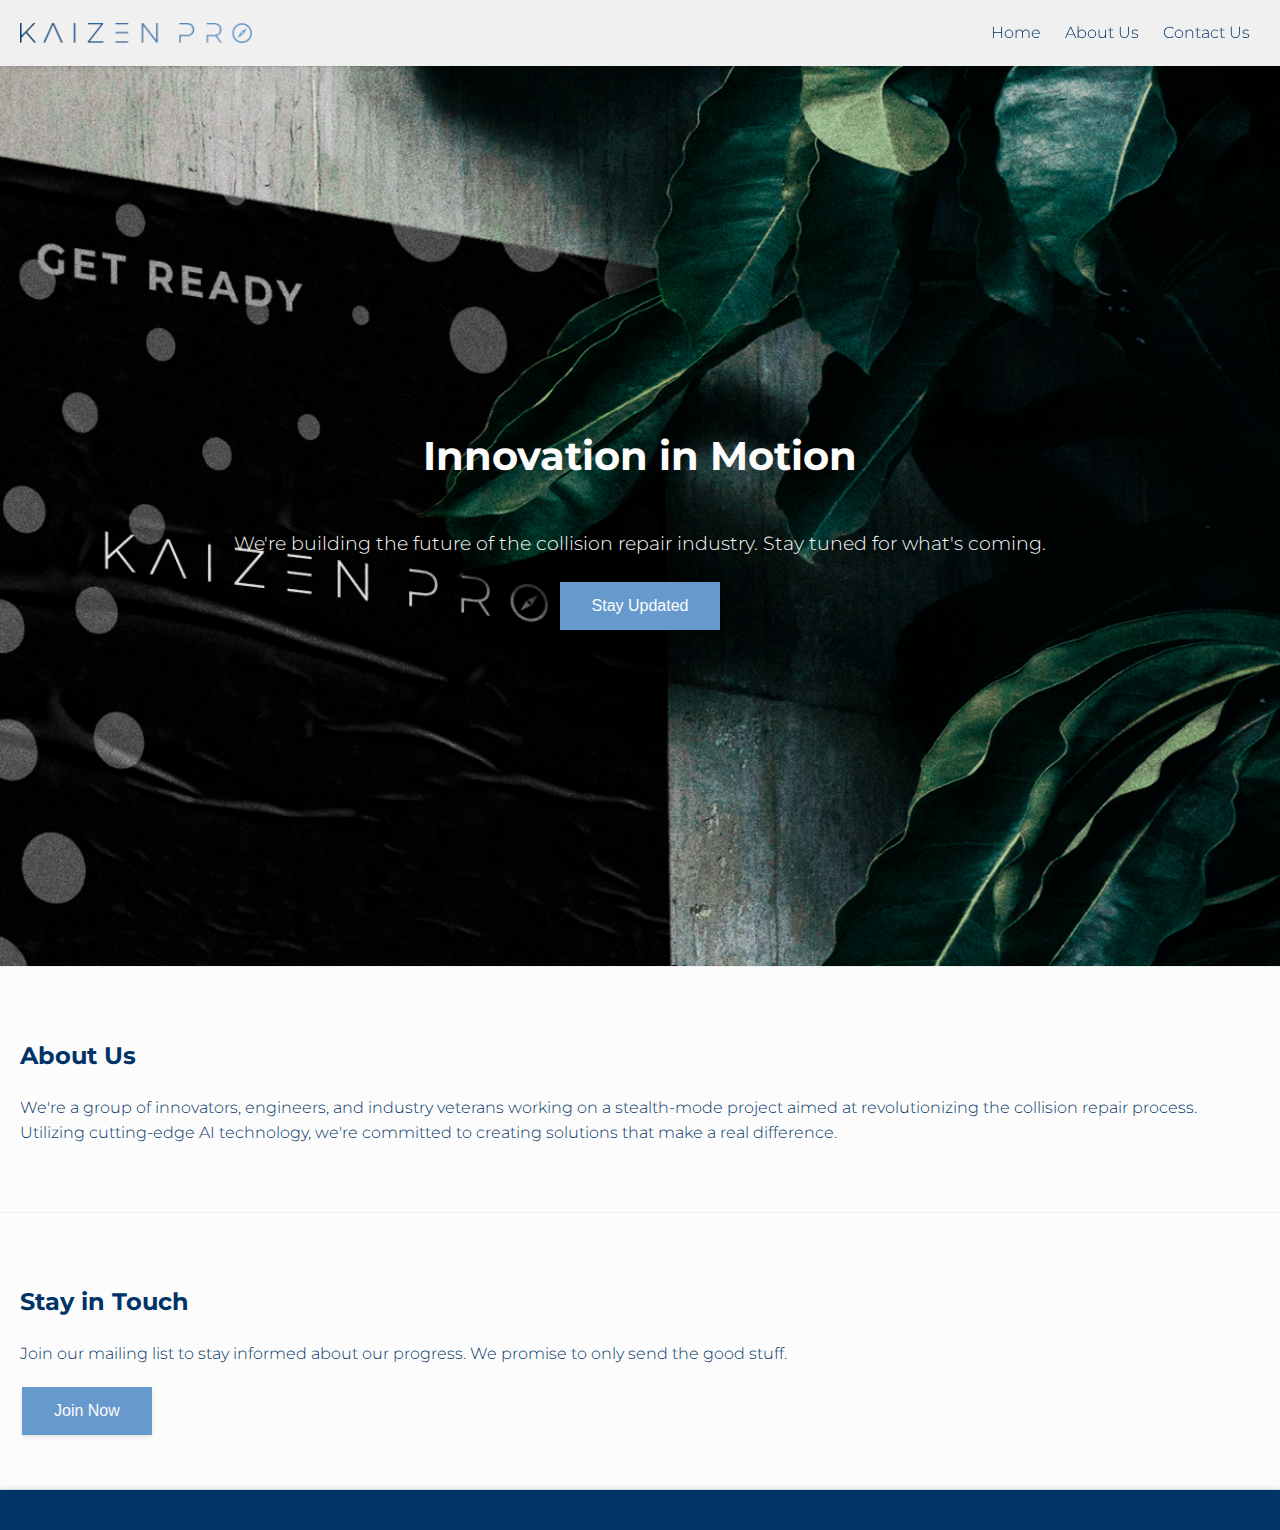
<file: index.html>
<!DOCTYPE html>
<html>
<head>
    <title>Kaizen Pro</title>
    <link rel="stylesheet" type="text/css" href="styles.css">
    <link href="https://fonts.googleapis.com/css2?family=Montserrat:wght@300&display=swap" rel="stylesheet">
    <link rel="icon" href="favicon.png" type="image/x-icon">
    <meta name="viewport" content="width=device-width, initial-scale=1.0">
    <!-- Google tag (gtag.js) -->
    <script async src="https://www.googletagmanager.com/gtag/js?id=G-9YP8C0ZVXE"></script>
    <script>
        window.dataLayer = window.dataLayer || [];
        function gtag(){dataLayer.push(arguments);}
        gtag('js', new Date());

        gtag('config', 'G-9YP8C0ZVXE');
    </script>
</head>
<body>
    <header>
        <img src="logo.png" alt="Logo" class="logo">
        
        <div class="hamburger" id="hamburger">
            <div></div>
            <div></div>
            <div></div>
        </div>
        <nav id="navbar">
            <a href="#home">Home</a>
            <a href="#about">About Us</a>
            <a href="#contact">Contact Us</a>
        </nav>
    </header>
    <section id="home">
        <h1>Innovation in Motion</h1>
        <p>We're building the future of the collision repair industry. Stay tuned for what's coming.</p>
        <button id="open-modal">Stay Updated</button>
    </section>
    <section id="about">
        <h2>About Us</h2>
        <p>We're a group of innovators, engineers, and industry veterans working on a stealth-mode project aimed at revolutionizing the collision repair process. Utilizing cutting-edge AI technology, we're committed to creating solutions that make a real difference.</p>
    </section>
    <section id="contact">
        <h2>Stay in Touch</h2>
        <p>Join our mailing list to stay informed about our progress. We promise to only send the good stuff.</p>
        <button id="open-modal-2">Join Now</button>
    </section>
    <footer>
        <!-- <a href="#privacy">Privacy Policy</a>
        <a href="#terms">Terms of Service</a> -->
    </footer>

    <!-- The Modal -->
    <div id="myModal" class="modal">
        <div class="modal-content">
            <span class="close">&times;</span>
            <form id="fs-frm" name="simple-contact-form" accept-charset="utf-8" action="https://formspree.io/f/xgejedop" method="post">
                <fieldset id="fs-frm-inputs">
                    <label for="full-name">Full Name</label>
                    <input type="text" name="name" id="full-name" placeholder="First and Last" required="">
                    <label for="email-address">Email Address</label>
                    <input type="email" name="_replyto" id="email-address" placeholder="email@domain.tld" required="">
                    <input type="hidden" name="_subject" id="email-subject" value="Contact Form Submission">
                </fieldset>
                <input type="submit" value="Submit">
            </form>
        </div>
    </div>

    <script src="scripts.js"></script>
</body>
</html>
</file>
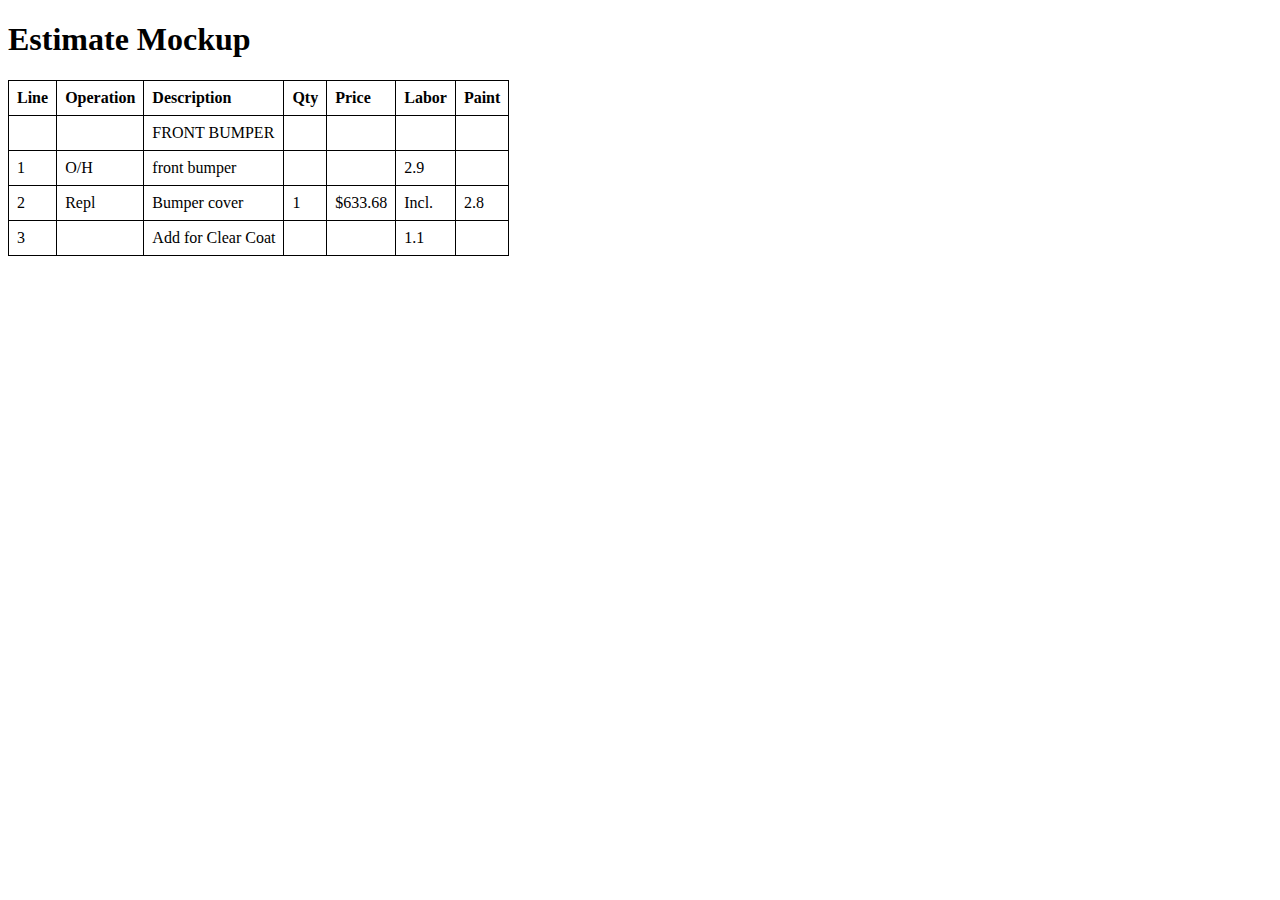
<file: demo-table-0872868251.html>
<!DOCTYPE html>
<html>
<head>
    <style>
        table, th, td {
            border: 1px solid black;
            border-collapse: collapse;
        }
        th, td {
            padding: 8px;
            text-align: left;
        }
    </style>
</head>
<body>

<!-- <tr>
    <th colspan="5">Estimate Mockup</th>
</tr> -->
<h1>Estimate Mockup</h1>

<table>
    <thead>
        
        <tr>
            <th>Line</th>
            <th>Operation</th>
            <th>Description</th>
            <th>Qty</th>
            <th>Price</th>
            <th>Labor</th>
            <th>Paint</th>
        </tr>
    </thead>
    <tbody>
        <tr>
            <td></td>
            <td></td>
            <td>FRONT BUMPER</td>
            <td></td>
            <td></td>
            <td></td>
            <td></td>
        </tr>
        <tr>
            <td>1</td>
            <td>O/H</td>
            <td>front bumper</td>
            <td></td>
            <td></td>
            <td>2.9</td>
            <td></td>
        </tr>
        <tr>
            <td>2</td>
            <td>Repl</td>
            <td>Bumper cover</td>
            <td>1</td>
            <td>$633.68</td>
            <td>Incl.</td>
            <td>2.8</td>
        </tr>
        <tr>
            <td>3</td>
            <td></td>
            <td>Add for Clear Coat</td>
            <td></td>
            <td></td>
            <td>1.1</td>
            <td></td>
        </tr>
    </tbody>
</table>

</body>
</html>
</file>
<file: styles.css>
body {
    margin: 0;
    padding: 0;
    font-family: 'Montserrat', sans-serif;
    font-weight: 300;
    line-height: 1.6;
    background-color: #fcfcfc;
    color: #003366;
}

header {
    position: sticky;
    top: 0;
    display: flex;
    justify-content: space-between;
    align-items: center;
    padding: 20px;
    background-color: #F0F0F0;
    color: #003366;
    z-index: 1000;
    box-shadow: 0 2px 4px rgba(0, 0, 0, 0.1);
}

.logo {
    height: 20px;
    width: auto;
}

nav {
    display: flex;
}

nav a {
    margin: 0 10px;
    color: #003366;
    text-decoration: none;
    transition: color 0.3s ease;
}

nav a:hover {
    color: #6699cc;
}

.hamburger {
    display: none;
    flex-direction: column;
    justify-content: space-around;
    width: 2rem;
    height: 2rem;
    cursor: pointer;
}

.hamburger div {
    width: 2rem;
    height: 0.25rem;
    background: #003366;
}

@media (max-width: 768px) {
    body {
        font-size: 18px;
    }

    .modal-content {
        width: 90%; 
        max-width: 400px;
        margin-top: 20%; 
    }

    #home h1 {
        font-size: 1.5em;
    }

    #home p {
        font-size: 1em;
    }

    header {
        flex-direction: row;
        flex-wrap: wrap;
        justify-content: space-between;
    }

    nav {
        display: none;
        width: 100%;
    }

    .hamburger {
        display: flex;
    }

    nav a {
        display: block;
        padding: 10px;
    }

}



#home {
    background: url('background.png') no-repeat center center/cover;
    height: 100vh;
    display: flex;
    flex-direction: column;
    justify-content: center;
    align-items: center;
    color: #fcfcfc;
    text-align: center;
    padding: 0 20px;
}

#home h1 {
    font-size: 2.5em;
    margin-bottom: 0.5em;
}

#home p {
    font-size: 1.2em;
    margin-bottom: 1em;
}

button {
    background-color: #6699cc;
    border: none;
    color: #fcfcfc;
    padding: 15px 32px;
    text-align: center;
    text-decoration: none;
    display: inline-block;
    font-size: 16px;
    margin: 4px 2px;
    cursor: pointer;
    transition: background-color 0.3s ease, transform 0.3s ease;
    box-shadow: 0 2px 4px rgba(0, 0, 0, 0.1);
}

button:hover {
    background-color: #003366;
    transform: translateY(-2px);
}

button:active {
    transform: translateY(0);
}

section {
    padding: 50px 20px;
    border-bottom: 1px solid #F0F0F0;
}

footer {
    background-color: #003366;
    color: #fcfcfc;
    text-align: center;
    padding: 20px;
    box-shadow: 0 -2px 4px rgba(0, 0, 0, 0.1);
}

footer a {
    color: #fcfcfc;
    text-decoration: none;
}

/* The Modal (background) */
.modal {
    display: none; /* Hidden by default */
    position: fixed; /* Stay in place */
    z-index: 2001; /* Sit on top */
    left: 0;
    top: 0;
    width: 100%; /* Full width */
    height: 100%; /* Full height */
    overflow: auto; /* Enable scroll if needed */
    background-color: rgba(0,0,0,0.4); /* Black w/ opacity */
}

/* Modal Content/Box */
.modal-content {
    position: relative; /* Added to position the close button relative to this container */
    background-color: #fcfcfc;
    margin: 15% auto; /* 15% from the top and centered */
    padding: 20px;
    border: 1px solid #F0F0F0;
    width: 50%; /* Reduced from 80% to 50% */
    max-width: 500px; /* Maximum width of 500px */
    font-family: 'Montserrat', sans-serif;
    color: #003366;
}

/* The Close Button */
.close {
    position: absolute; /* Positioned absolutely within the modal-content container */
    top: -10px; /* Positioned above the container */
    right: 3px; /* Positioned to the right of the container */
    color: #003366;
    font-size: 28px;
    font-weight: bold;
    transition: color 0.3s ease;
}

.close:hover,
.close:focus {
    color: #6699cc;
    text-decoration: none;
    cursor: pointer;
}

/* Form Styles */
#fs-frm input,
#fs-frm textarea {
    width: 100%;
    box-sizing: border-box; /* Includes padding and border in the total width */
    border: 1px solid #003366;
    margin-bottom: 10px;
    padding: 10px;
}

#fs-frm input[type="submit"] {
    width: 100%;
    box-sizing: border-box; /* Includes padding and border in the total width */
    background-color: #6699cc;
    border: none;
    color: #fcfcfc;
    padding: 15px 32px;
    text-align: center;
    text-decoration: none;
    display: inline-block;
    font-size: 16px;
    margin: 4px 2px;
    cursor: pointer;
    transition: background-color 0.3s ease;
}

#fs-frm input[type="submit"]:hover {
    background-color: #003366;
}
</file>
